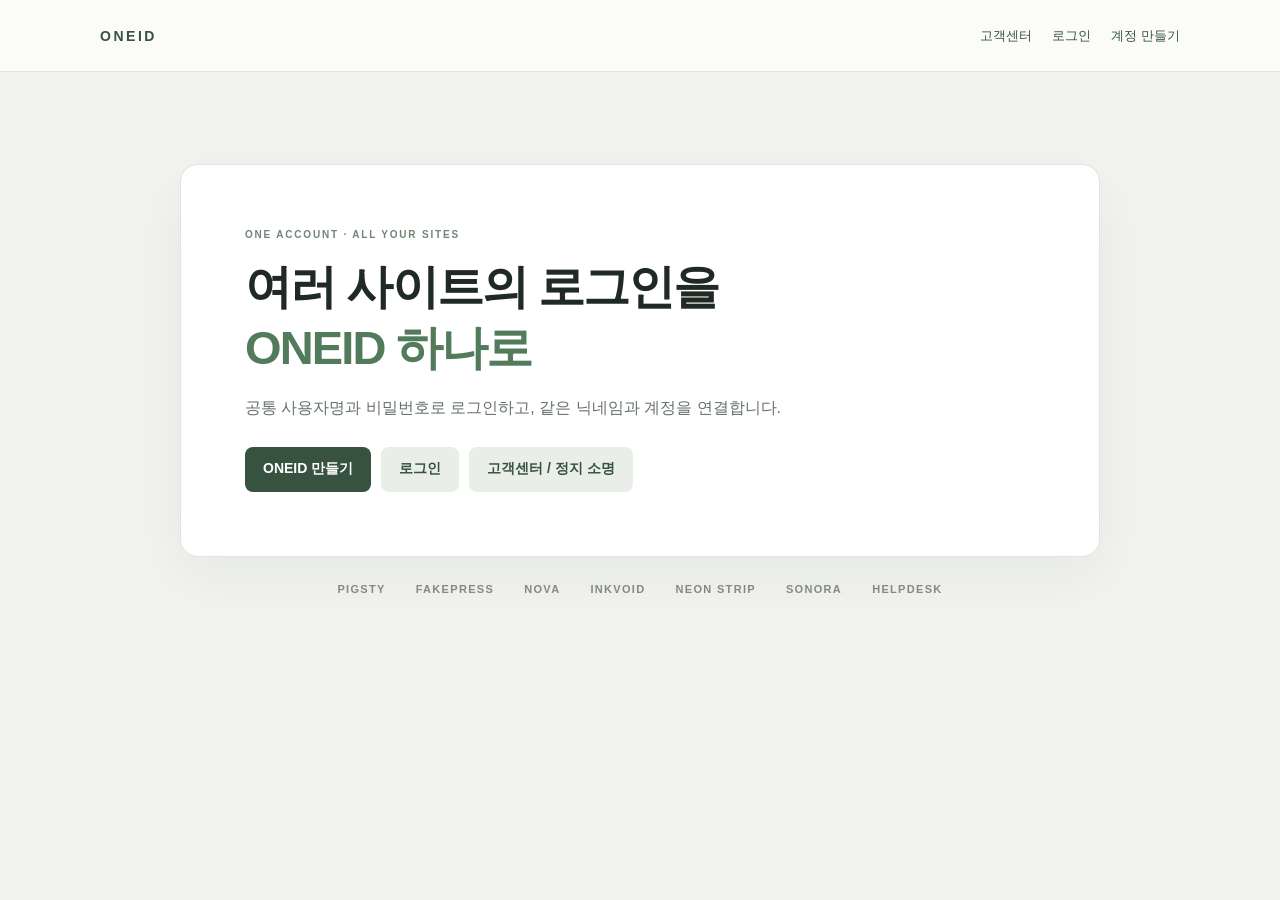
<file: frontend/index.html>
<!doctype html>
<html lang="ko">
<head>
  <meta charset="utf-8">
  <meta name="viewport" content="width=device-width, initial-scale=1">
  <title>ONEID · 통합 로그인</title>
  <link rel="stylesheet" href="style.css?v=20261028b">
</head>
<body>
  <header class="topbar">
    <a class="brand" href="/">ONEID</a>
    <nav id="topNav">
      <a href="https://oneid-helpdesk.onrender.com" target="_blank" rel="noopener">고객센터</a>
      <a href="/login.html">로그인</a>
      <a href="/register.html">계정 만들기</a>
    </nav>
  </header>
  <main class="hero-wrap">
    <section class="hero">
      <p class="eyebrow">ONE ACCOUNT · ALL YOUR SITES</p>
      <h1>여러 사이트의 로그인을<br><span>ONEID 하나로</span></h1>
      <p class="intro">공통 사용자명과 비밀번호로 로그인하고, 같은 닉네임과 계정을 연결합니다.</p>
      <div class="actions" id="heroActions">
        <a class="button" href="/register.html">ONEID 만들기</a>
        <a class="button secondary" href="/login.html">로그인</a>
        <a class="button secondary" href="https://oneid-helpdesk.onrender.com" target="_blank" rel="noopener">고객센터 / 정지 소명</a>
      </div>
    </section>
    <section class="site-list" aria-label="연결 예정 사이트"><span>PIGSTY</span><span>FAKEPRESS</span><span>NOVA</span><span>INKVOID</span><span>NEON STRIP</span><span>SONORA</span><span>HELPDESK</span></section>
  </main>
  <script type="module">
    import { api } from "./common.js?v=20261028b";
    const token = localStorage.getItem("oneid_local_access_token");
    if (token) {
      try {
        const user = await api("/api/auth/me", { token });
        const topNav = document.querySelector("#topNav");
        const heroActions = document.querySelector("#heroActions");
        topNav.innerHTML = `
          <a href="/account.html">${user.nickname}님 (내 계정 · 닉네임 변경)</a>
          <a href="https://oneid-helpdesk.onrender.com" target="_blank" rel="noopener">고객센터</a>
          ${user.is_admin ? '<a href="/admin.html"><strong>총괄관리자</strong></a>' : ""}
          <button id="topLogout" class="link-button" type="button">로그아웃</button>
        `;
        heroActions.innerHTML = `
          <a class="button" href="/account.html">내 계정 / 닉네임 변경</a>
          <a class="button secondary" href="https://oneid-helpdesk.onrender.com" target="_blank" rel="noopener">고객센터</a>
          ${user.is_admin ? '<a class="button secondary" href="/admin.html">총괄관리자 페이지 →</a>' : ""}
          <button id="heroLogout" class="button secondary" type="button">로그아웃</button>
        `;
        const doLogout = () => {
          localStorage.removeItem("oneid_local_access_token");
          location.reload();
        };
        document.querySelector("#topLogout")?.addEventListener("click", doLogout);
        document.querySelector("#heroLogout")?.addEventListener("click", doLogout);
      } catch {
        localStorage.removeItem("oneid_local_access_token");
      }
    }
  </script>
</body>
</html>
</file>
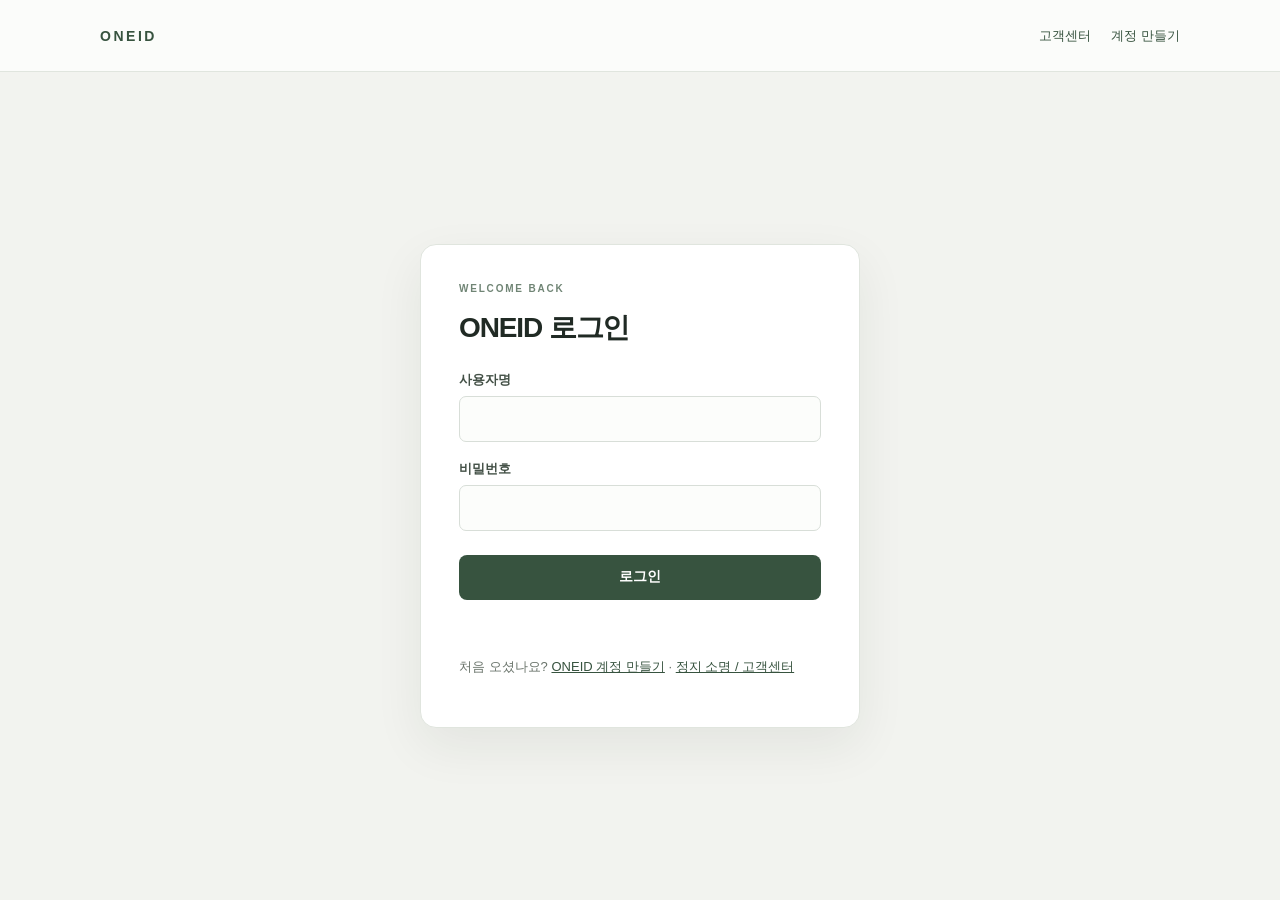
<file: frontend/login.html>
<!doctype html>
<html lang="ko">
<head>
  <meta charset="utf-8">
  <meta name="viewport" content="width=device-width, initial-scale=1">
  <title>ONEID 로그인</title>
  <link rel="stylesheet" href="style.css">
</head>
<body>
  <header class="topbar"><a class="brand" href="/">ONEID</a><nav><a href="https://oneid-helpdesk.onrender.com" target="_blank" rel="noopener">고객센터</a><a href="/register.html">계정 만들기</a></nav></header>
  <main class="form-wrap">
    <section class="card">
      <p class="eyebrow">WELCOME BACK</p><h1>ONEID 로그인</h1>
      <form id="loginForm">
        <label>사용자명<input id="username" name="username" autocomplete="username" minlength="2" maxlength="32" required></label>
        <label>비밀번호<input id="password" name="password" type="password" autocomplete="current-password" required></label>
        <button class="button full" type="submit">로그인</button>
      </form>
      <p id="message" class="message" role="status"></p>
      <p class="foot">처음 오셨나요? <a id="registerLink" href="/register.html">ONEID 계정 만들기</a> · <a href="https://oneid-helpdesk.onrender.com" target="_blank" rel="noopener">정지 소명 / 고객센터</a></p>
    </section>
  </main>
  <script type="module" src="login.js"></script>
</body>
</html>
</file>
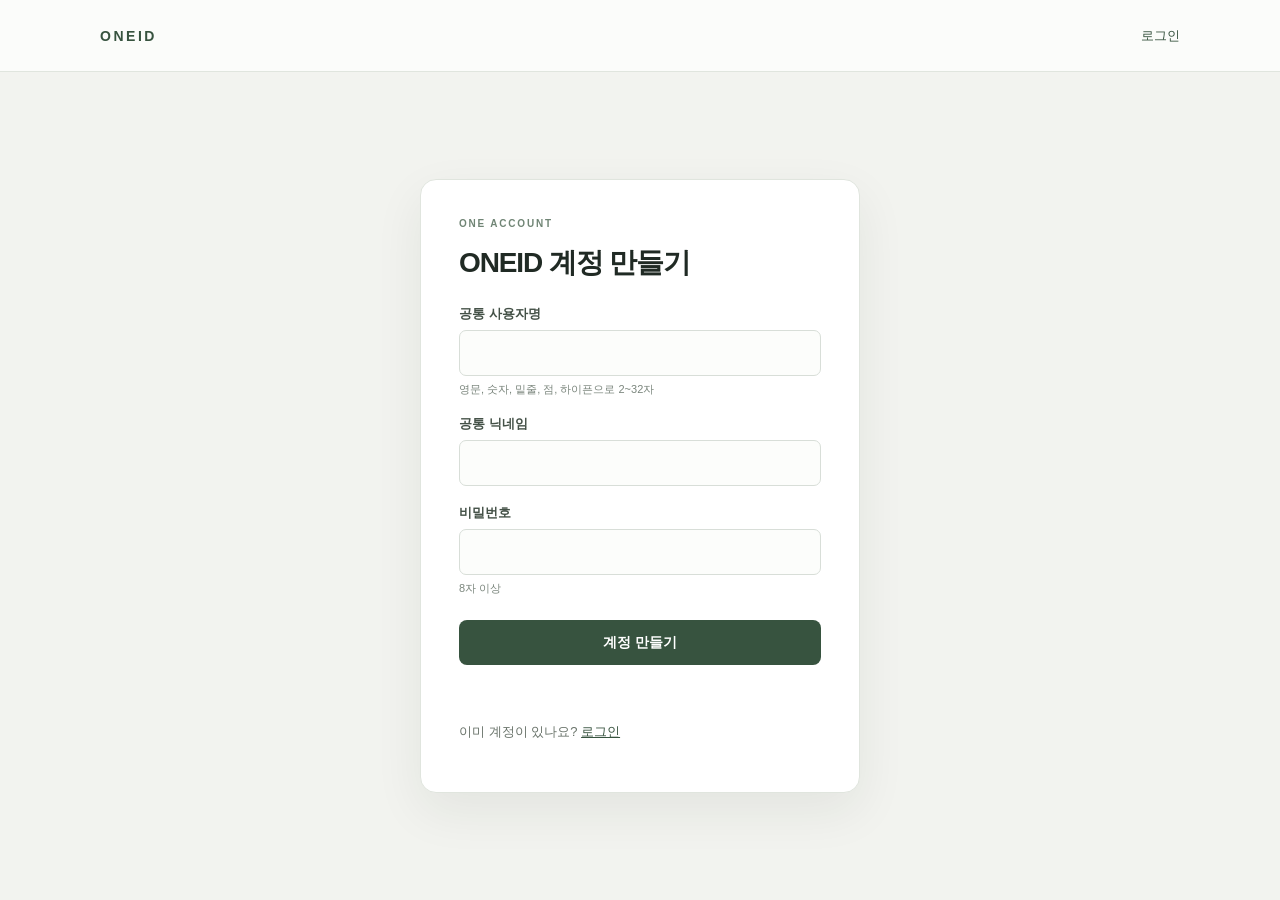
<file: frontend/register.html>
<!doctype html>
<html lang="ko">
<head>
  <meta charset="utf-8">
  <meta name="viewport" content="width=device-width, initial-scale=1">
  <title>ONEID 계정 만들기</title>
  <link rel="stylesheet" href="style.css">
</head>
<body>
  <header class="topbar"><a class="brand" href="/">ONEID</a><nav><a href="/login.html">로그인</a></nav></header>
  <main class="form-wrap">
    <section class="card">
      <p class="eyebrow">ONE ACCOUNT</p><h1>ONEID 계정 만들기</h1>
      <form id="registerForm">
        <label>공통 사용자명<input id="username" name="username" autocomplete="username" minlength="2" maxlength="32" pattern="[A-Za-z0-9_.-]{2,32}" required><small>영문, 숫자, 밑줄, 점, 하이픈으로 2~32자</small></label>
        <label>공통 닉네임<input id="nickname" name="nickname" autocomplete="nickname" minlength="1" maxlength="20" required></label>
        <label>비밀번호<input id="password" name="password" type="password" autocomplete="new-password" minlength="8" maxlength="128" required><small>8자 이상</small></label>
        <button class="button full" type="submit">계정 만들기</button>
      </form>
      <p id="message" class="message" role="status"></p>
      <p class="foot">이미 계정이 있나요? <a href="/login.html">로그인</a></p>
    </section>
  </main>
  <script type="module" src="register.js"></script>
</body>
</html>
</file>
<file: frontend/style.css>
:root { color-scheme: light; font-family: "Segoe UI", "Noto Sans KR", sans-serif; color: #202a24; background: #f2f3ef; }
* { box-sizing: border-box; }
[hidden] { display: none !important; }
body { min-height: 100vh; margin: 0; background: #f2f3ef; }
a { color: #37533f; }
.topbar { height: 72px; padding: 0 max(24px, calc((100vw - 1080px) / 2)); display: flex; align-items: center; justify-content: space-between; border-bottom: 1px solid #e0e5de; background: #fbfcfa; }
.brand { color: #37533f; font-size: 14px; font-weight: 800; letter-spacing: .18em; text-decoration: none; }
nav { display: flex; gap: 20px; align-items: center; font-size: 13px; }
nav a { text-decoration: none; }
.hero-wrap { width: min(100% - 40px, 920px); margin: 92px auto; }
.hero { padding: 64px; background: #fff; border: 1px solid #e0e5de; border-radius: 18px; box-shadow: 0 20px 60px #1727190d; }
.eyebrow { margin: 0 0 16px; color: #708575; font-size: 10px; font-weight: 800; letter-spacing: .18em; }
h1 { margin: 0 0 14px; font-size: clamp(29px, 6vw, 47px); line-height: 1.3; letter-spacing: -.04em; }
h1 span { color: #527b5c; }
.intro { max-width: 580px; color: #667169; line-height: 1.8; }
.actions { display: flex; gap: 10px; flex-wrap: wrap; margin-top: 24px; }
.button { display: inline-flex; align-items: center; justify-content: center; min-height: 45px; padding: 0 18px; border: 0; border-radius: 8px; background: #37533f; color: white; font: inherit; font-size: 14px; font-weight: 700; text-decoration: none; cursor: pointer; }
.button.secondary { background: #e9eee8; color: #37533f; }
.button:disabled { opacity: .55; cursor: wait; }
.site-list { display: flex; justify-content: center; gap: 30px; flex-wrap: wrap; padding: 26px 0; color: #818b82; font-size: 11px; font-weight: 700; letter-spacing: .12em; }
.form-wrap { display: grid; place-items: center; min-height: calc(100vh - 72px); padding: 36px 20px; }
.card { width: min(100%, 440px); padding: 38px; background: #fff; border: 1px solid #e0e5de; border-radius: 16px; box-shadow: 0 18px 50px #17271912; }
.card h1 { margin: 8px 0 24px; font-size: 28px; }
label { display: block; margin: 18px 0; color: #445147; font-size: 13px; font-weight: 650; }
input { display: block; width: 100%; height: 46px; margin-top: 7px; padding: 0 12px; border: 1px solid #d8ded8; border-radius: 7px; background: #fcfdfb; color: #202a24; font: inherit; font-weight: 400; outline-color: #709178; }
small { display: block; margin-top: 6px; color: #7a857c; font-size: 11px; font-weight: 400; }
.full { width: 100%; margin-top: 6px; }
.message { min-height: 21px; color: #667169; font-size: 13px; line-height: 1.6; }
.message.error { color: #b34335; }
.message.success { color: #3c7550; }
.foot { margin-top: 24px; color: #69736a; font-size: 13px; }
.link-button { padding: 0; border: 0; background: none; color: #37533f; font: inherit; cursor: pointer; }
.profile { display: grid; grid-template-columns: 100px 1fr; gap: 12px; margin: 24px 0; font-size: 14px; }
.profile dt { color: #758078; }
.profile dd { margin: 0; font-weight: 650; }
.scope-list { padding: 14px; border-radius: 8px; background: #f4f6f3; color: #5c6d60; font-size: 13px; line-height: 1.7; }
@media (max-width: 600px) { .hero-wrap { margin: 38px auto; } .hero { padding: 38px 25px; } .site-list { gap: 16px; } .card { padding: 29px 23px; } }

/* Admin Console */
.admin-wrap { width: min(100% - 32px, 1080px); margin: 42px auto 80px; }
.admin-head { display: flex; justify-content: space-between; align-items: flex-end; gap: 24px; flex-wrap: wrap; padding: 36px; background: #fff; border: 1px solid #e0e5de; border-radius: 18px; box-shadow: 0 18px 50px #1727190d; margin-bottom: 18px; }
.admin-head h1 { font-size: clamp(26px, 4vw, 36px); margin: 4px 0 10px; }
.admin-head .intro { margin: 0; font-size: 14px; }
.admin-stats { display: grid; grid-template-columns: repeat(3, minmax(84px, 1fr)); gap: 10px; }
.admin-stats > div { background: #f4f6f3; border: 1px solid #e3e8e1; border-radius: 12px; padding: 14px 16px; text-align: center; }
.admin-stats strong { display: block; font-size: 24px; color: #2b4432; }
.admin-stats span { font-size: 11px; color: #6c776e; font-weight: 600; }
.admin-toolbar { display: flex; gap: 10px; align-items: center; flex-wrap: wrap; margin: 16px 0; }
.admin-toolbar input[type="search"] { flex: 1 1 240px; margin: 0; height: 42px; background: #fff; }
.filter-tabs { display: flex; gap: 6px; }
.chip { height: 42px; padding: 0 14px; border: 1px solid #d8ded8; border-radius: 8px; background: #fff; color: #4a574d; font: inherit; font-size: 13px; font-weight: 650; cursor: pointer; }
.chip.active { background: #37533f; border-color: #37533f; color: #fff; }
.small-btn { min-height: 36px; padding: 0 13px; font-size: 12px; border-radius: 7px; }
.warn-btn { background: #b86b28; color: #fff; }
.danger-btn { background: #b34335; color: #fff; }
.user-list { display: grid; gap: 12px; }
.user-card { background: #fff; border: 1px solid #e0e5de; border-radius: 14px; padding: 20px 22px; box-shadow: 0 8px 24px #17271908; }
.user-card.is-suspended { border-color: #e2b5ae; background: #fffaf9; }
.user-main { display: flex; justify-content: space-between; align-items: center; gap: 16px; flex-wrap: wrap; }
.user-title-row { display: flex; align-items: center; gap: 8px; flex-wrap: wrap; font-size: 16px; }
.user-handle { color: #69756c; font-size: 13px; font-family: monospace; }
.user-meta { margin: 6px 0 0; color: #758078; font-size: 12px; }
.user-actions { display: flex; gap: 7px; flex-wrap: wrap; }
.badge { display: inline-block; padding: 3px 8px; border-radius: 999px; font-size: 11px; font-weight: 700; }
.badge-admin { background: #e3efe6; color: #295235; }
.badge-user { background: #eef1ed; color: #5b675e; }
.badge-self { background: #e6ecf5; color: #2d4c73; }
.badge-danger { background: #fbe5e2; color: #a53527; }
.site-ban-row { display: flex; align-items: center; gap: 10px; flex-wrap: wrap; margin-top: 14px; padding-top: 12px; border-top: 1px solid #eef1ed; }
.site-ban-label { font-size: 12px; color: #69756c; font-weight: 600; }
.site-chips { display: flex; gap: 6px; flex-wrap: wrap; }
.site-chip { padding: 5px 10px; border-radius: 7px; border: 1px solid #d6e2d8; background: #f3f8f4; color: #2f573b; font: inherit; font-size: 11px; font-weight: 700; cursor: pointer; }
.site-chip.banned { border-color: #e5b4ad; background: #fdf0ee; color: #a53527; }
.admin-empty { padding: 48px 20px; text-align: center; background: #fff; border: 1px solid #e0e5de; border-radius: 14px; color: #758078; font-size: 14px; }
@media (max-width: 680px) { .admin-head { padding: 24px 20px; } .admin-stats { width: 100%; grid-template-columns: repeat(2, 1fr); } }
</file>
